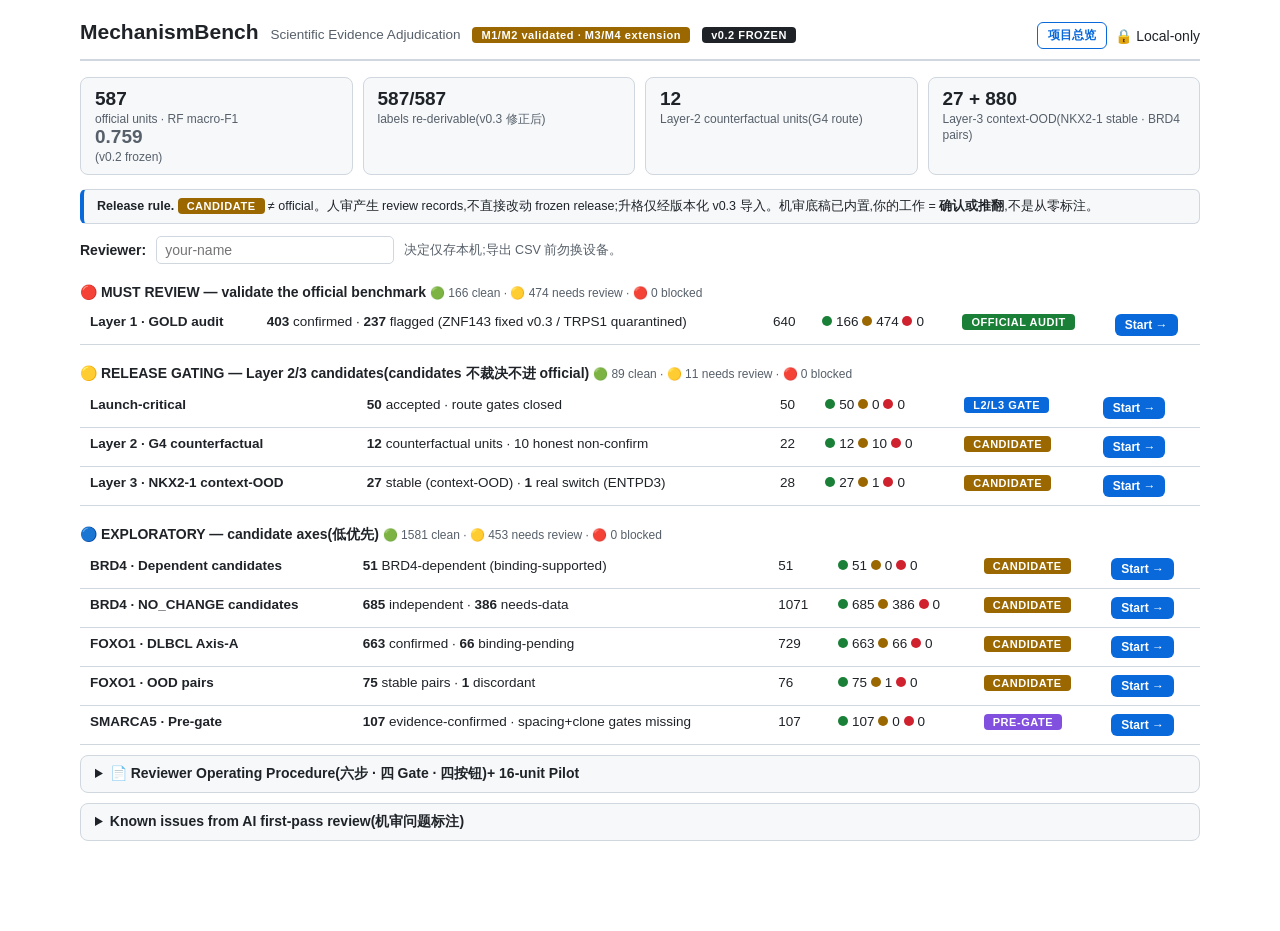
<file: index.html>
<!DOCTYPE html>
<html lang="zh">
<head>
<meta charset="utf-8" />
<meta name="viewport" content="width=device-width, initial-scale=1" />
<title>MechanismBench — Scientific Evidence Adjudication</title>
<style>
:root{--ink:#1f2328;--mut:#57606a;--line:#d0d7de;--bg:#f6f8fa;--accent:#0969da;--ok:#1a7f37;--warn:#9a6700;--bad:#cf222e}
body{font-family:-apple-system,"PingFang SC","Microsoft YaHei",Segoe UI,sans-serif;color:var(--ink);margin:0;background:#fff;font-size:14px}
.wrap{max-width:1120px;margin:0 auto;padding:20px 20px 80px}
header.top{display:flex;flex-wrap:wrap;align-items:baseline;gap:12px;border-bottom:2px solid var(--line);padding-bottom:10px}
header.top h1{font-size:21px;margin:0}
.subtitle{color:var(--mut);font-size:13.5px}
.badge{display:inline-block;padding:2px 9px;border-radius:4px;font-size:11px;font-weight:700;letter-spacing:.05em}
.b-frozen{background:#1f2328;color:#fff}.b-official{background:var(--ok);color:#fff}
.b-cand{background:var(--warn);color:#fff}.b-pregate{background:#8250df;color:#fff}
.b-gate{background:#0969da;color:#fff}
.statcards{display:flex;flex-wrap:wrap;gap:10px;margin:14px 0}
.statcards div{flex:1;min-width:170px;border:1px solid var(--line);border-radius:8px;padding:10px 14px;background:var(--bg)}
.statcards b{display:block;font-size:19px}
.statcards span{color:var(--mut);font-size:12px}
.releaserule{border:1px solid var(--line);border-left:4px solid var(--accent);background:var(--bg);border-radius:6px;padding:8px 13px;font-size:12.5px;margin:10px 0}
h3.ghead{margin:20px 0 6px;font-size:14px}
table.qtable{width:100%;border-collapse:collapse;font-size:13.5px}
table.qtable th,table.qtable td{border-bottom:1px solid var(--line);padding:8px 10px;text-align:left;vertical-align:top}
table.qtable th{background:var(--bg);font-size:12px;text-transform:uppercase;letter-spacing:.04em;color:var(--mut)}
.btn{display:inline-block;padding:6px 14px;border-radius:6px;background:var(--accent);color:#fff;border:none;font-size:13px;font-weight:600;cursor:pointer;text-decoration:none}
.btn.ghost{background:#fff;color:var(--accent);border:1px solid var(--accent)}
.btn.small{padding:4px 10px;font-size:12px}
.btn.big{padding:9px 18px;font-size:14px}
.btn:hover{opacity:.9}
input[type=text],select,textarea{font:inherit;padding:5px 8px;border:1px solid var(--line);border-radius:5px}
textarea{width:100%;min-height:52px}
.panel{margin-top:16px}.hidden{display:none!important}
.card section{border:1px solid var(--line);border-radius:8px;padding:11px 14px;margin:9px 0}
.card h4{margin:0 0 7px;font-size:12.5px;color:var(--mut);text-transform:uppercase;letter-spacing:.05em}
.hrow{display:flex;gap:10px;flex-wrap:wrap}
.hbox{flex:1;min-width:240px;border:1px solid var(--line);border-radius:8px;padding:9px 12px;background:var(--bg)}
.hbox .pred{font-weight:700;font-size:14px;margin-top:3px}
.derived{border:2px solid var(--ink);border-radius:8px;padding:11px 14px;background:#fff}
.derived .label{font-size:16px;font-weight:800}
.match-yes{color:var(--ok);font-weight:700}.match-no{color:var(--bad);font-weight:700}
label.opt{display:block;padding:6px 8px;border:1px solid var(--line);border-radius:6px;margin:4px 0;cursor:pointer}
label.opt:hover{background:var(--bg)}
.q3{border:1px solid var(--line);border-radius:8px;padding:10px 14px;margin:8px 0}
.q3 b{display:block;margin-bottom:4px}
.navbar{display:flex;flex-wrap:wrap;gap:8px;align-items:center;margin:12px 0}
.progressbar{height:10px;background:var(--bg);border:1px solid var(--line);border-radius:4px;overflow:hidden;flex:1;min-width:160px}
.progressbar i{display:block;height:100%;background:var(--accent)}
.muted{color:var(--mut)}.right{margin-left:auto}
details.box{border:1px solid var(--line);border-radius:8px;padding:0 14px;margin:10px 0;background:var(--bg)}
details.box summary{cursor:pointer;font-weight:600;padding:9px 0}
a{color:var(--accent)}
.gatebanner{border:2px solid var(--bad);border-radius:8px;padding:9px 13px;background:#fff8f8;font-size:13px;margin:8px 0}
.tri{display:inline-block;width:10px;height:10px;border-radius:50%;margin-right:4px}
.t-clean{background:var(--ok)}.t-needs{background:var(--warn)}.t-blocked{background:var(--bad)}
</style>
</head>
<body>
<div class="wrap">

<header class="top">
  <h1>MechanismBench</h1>
  <span class="subtitle">Scientific Evidence Adjudication</span>
  <span class="badge b-cand">M1/M2 validated · M3/M4 extension</span>
  <span class="badge b-frozen">v0.2 FROZEN</span>
  <span class="right" style="display:flex;gap:8px;align-items:center">
    <a class="btn ghost small" href="overview.html">项目总览</a>
    <span title="Decisions are stored in this browser's localStorage only. Export CSV before switching devices.">🔒 Local-only</span>
  </span>
</header>

<!-- DASHBOARD -->
<div id="setup" class="panel">
  <div class="statcards">
    <div><b>587</b><span>official units · RF macro-F1 <b>0.759</b>(v0.2 frozen)</span></div>
    <div><b>587/587</b><span>labels re-derivable(v0.3 修正后)</span></div>
    <div><b>12</b><span>Layer-2 counterfactual units(G4 route)</span></div>
    <div><b>27 + 880</b><span>Layer-3 context-OOD(NKX2-1 stable · BRD4 pairs)</span></div>
  </div>

  <div class="releaserule">
    <b>Release rule.</b> <span class="badge b-cand">CANDIDATE</span> ≠ official。人审产生 review records,不直接改动 frozen release;升格仅经版本化 v0.3 导入。机审底稿已内置,你的工作 = <b>确认或推翻</b>,不是从零标注。
  </div>

  <div style="display:flex;gap:10px;align-items:center;margin:12px 0">
    <b>Reviewer:</b>
    <input id="reviewerId" type="text" placeholder="your-name" autocomplete="off" style="width:220px" />
    <span class="muted" style="font-size:12.5px">决定仅存本机;导出 CSV 前勿换设备。</span>
  </div>

  <h3 class="ghead">🔴 MUST REVIEW — validate the official benchmark</h3>
  <table class="qtable"><tbody id="grpMust"></tbody></table>

  <h3 class="ghead">🟡 RELEASE GATING — Layer 2/3 candidates(candidates 不裁决不进 official)</h3>
  <table class="qtable"><tbody id="grpGate"></tbody></table>

  <h3 class="ghead">🔵 EXPLORATORY — candidate axes(低优先)</h3>
  <table class="qtable"><tbody id="grpExp"></tbody></table>

  <details class="box">
    <summary>📄 Reviewer Operating Procedure(六步 · 四 Gate · 四按钮)+ 16-unit Pilot</summary>
    <div id="ropBox" style="font-size:13px"></div>
  </details>
  <details class="box">
    <summary>Known issues from AI first-pass review(机审问题标注)</summary>
    <div id="issuesBox" style="font-size:13px"></div>
  </details>
</div>

<!-- REVIEW VIEW -->
<div id="review" class="panel hidden">
  <div style="display:flex;flex-wrap:wrap;gap:10px;align-items:center">
    <button class="btn ghost small" id="backBtn">← Dashboard</button>
    <b id="qTitle"></b>
    <span id="qBadge" class="badge b-cand"></span>
    <span class="right"></span>
    <button class="btn ghost small" id="exportBtn">Export Review Records</button>
    <a class="btn ghost small" href="MechanismBench_v0.2_handoff.xlsx" download>⬇ Excel 总表</a>
  </div>
  <div class="navbar">
    <b id="unitId" style="font-family:ui-monospace,Menlo,monospace"></b>
    <span id="triageBadge"></span>
    <span id="edgeName" style="font-weight:700"></span>
    <span id="doneTag" class="badge b-official hidden">REVIEWED</span>
  </div>

  <!-- evidence chain: evidence first -->
  <section class="card">
    <h4>1 · Perturbation</h4>
    <div id="pertBox" style="font-size:14px"></div>
    <h4 style="margin-top:12px">2 · Observed response</h4>
    <div id="obsBox" style="font-size:15px;font-weight:700"></div>
    <div id="obsDetail" class="muted" style="font-size:12.5px;margin-top:3px"></div>
    <h4 style="margin-top:12px">3 · Competing hypotheses</h4>
    <div class="hrow" id="hypRow"></div>
    <h4 style="margin-top:12px">4 · Derived label</h4>
    <div class="derived" id="derivedBox"></div>
  </section>

  <section class="card">
    <h4>5 · Your review(3 个问题;全 Yes 即 Accept)</h4>
    <div class="q3"><b>① Evidence valid?</b><span id="q1"></span></div>
    <div class="q3"><b>② Does the perturbation discriminate H1 vs H2?</b><span id="q2"></span></div>
    <div class="q3"><b>③ Is the derived label correct?</b><span id="q3"></span></div>
    <div id="quickBtns" style="margin-top:10px"></div>
    <details id="advanced" class="box hidden">
      <summary>Advanced:flag / relabel / exclude(为什么不能直接 Accept)</summary>
      <div id="advBody"></div>
    </details>
  </section>

  <div class="navbar">
    <button class="btn ghost" id="prevBtn">← Previous</button>
    <button class="btn ghost" id="skipBtn">Skip</button>
    <button class="btn" id="saveNextBtn">Save &amp; Next →</button>
    <span class="muted">Jump #</span><input id="jumpTo" type="text" style="width:70px" />
    <input id="findText" type="text" placeholder="find ID / target" style="width:170px" />
    <button class="btn ghost small" id="findBtn">Find</button>
    <label class="muted" style="font-size:12.5px"><input type="checkbox" id="onlyUndone" /> only unreviewed</label>
  </div>
</div>

</div>
<script src="queues.js?v=20260922-v3"></script>
<script src="records.js?v=20260922-v3"></script>
<script src="app.js?v=20260922-v3b"></script>
</body>
</html>
</file>
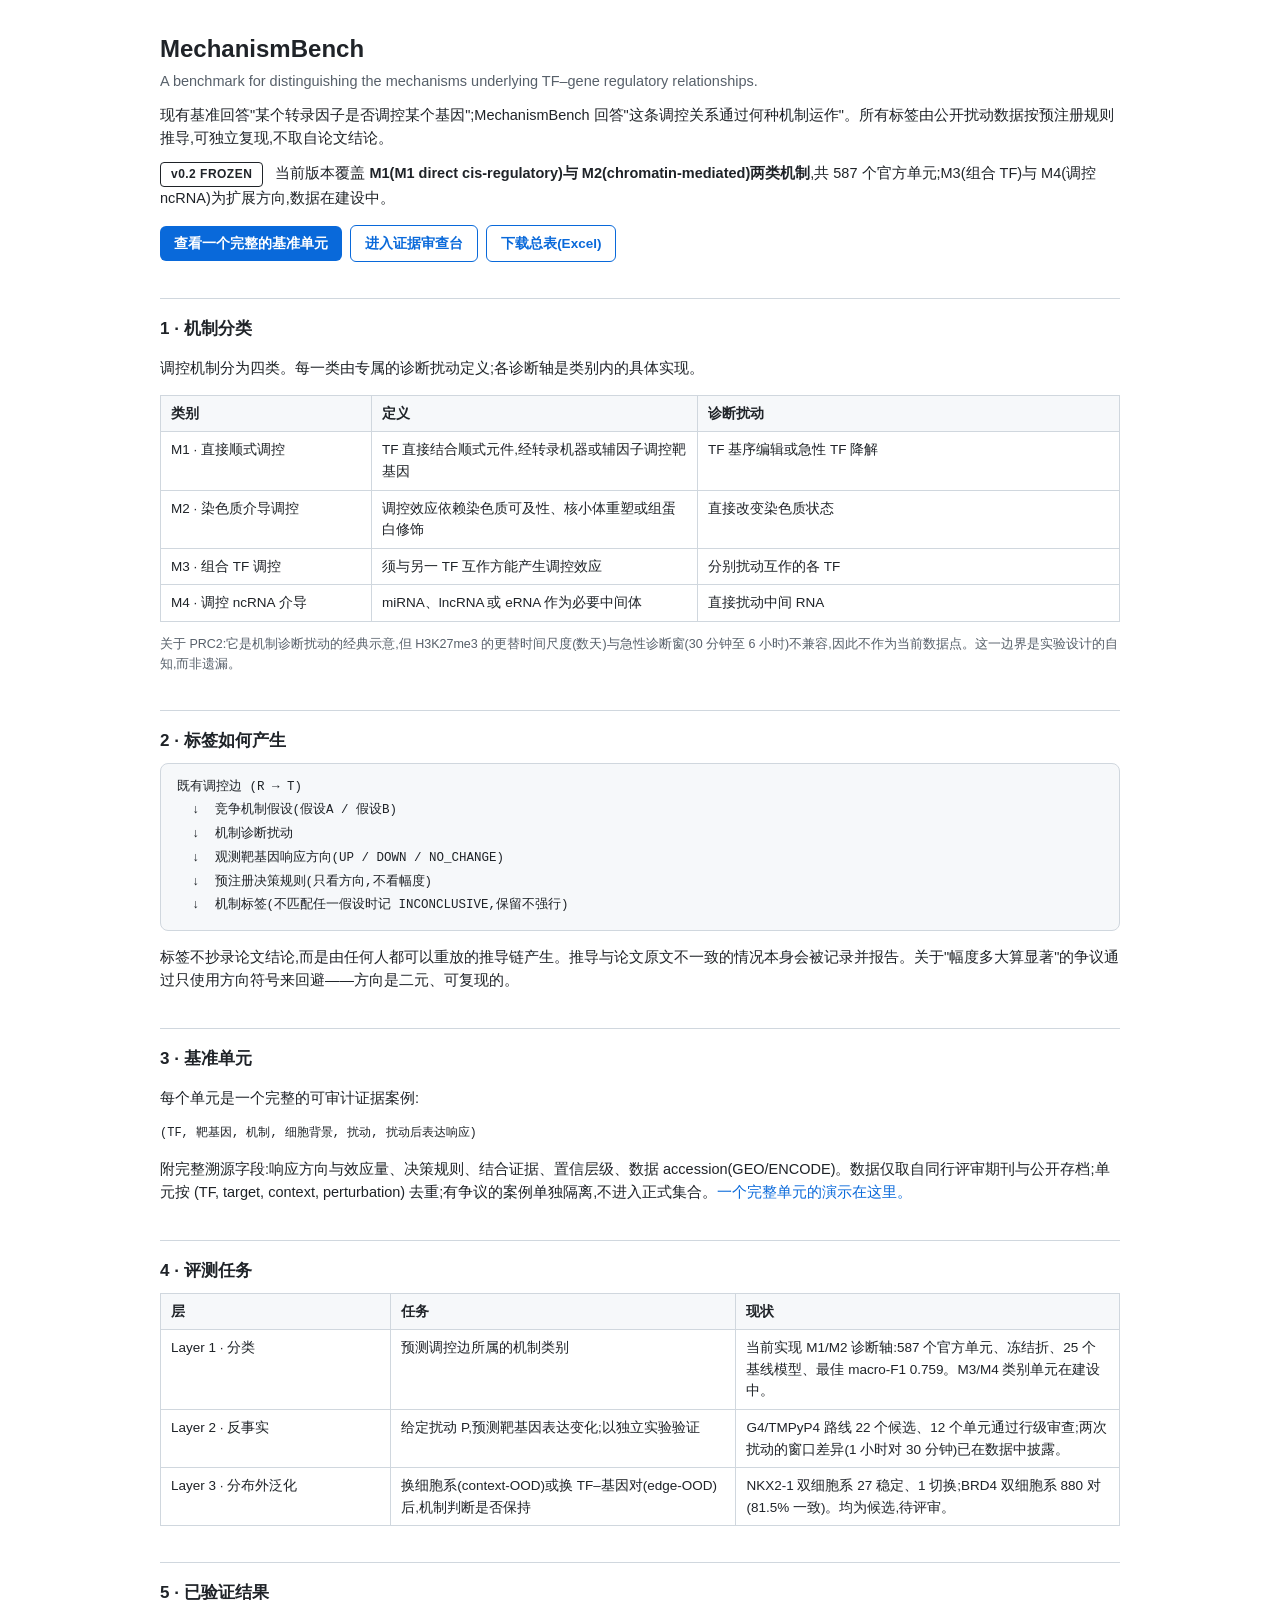
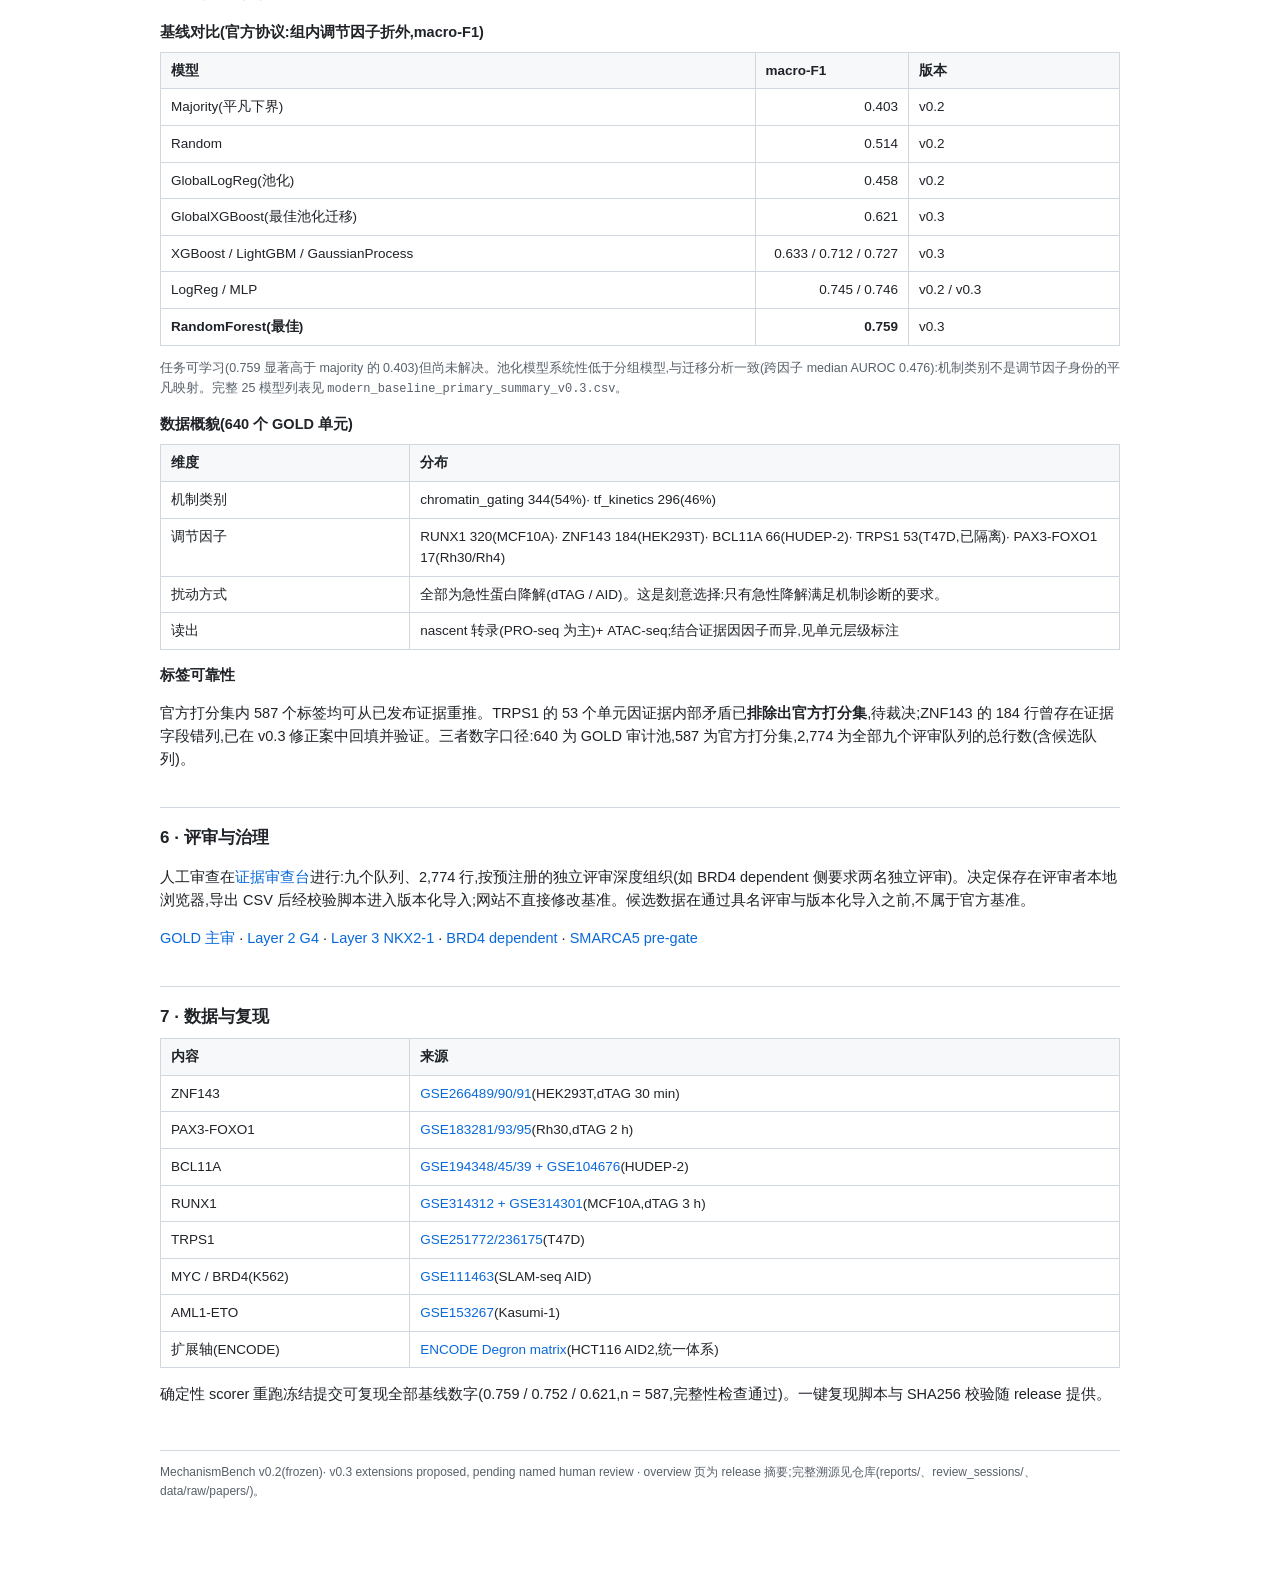
<file: overview.html>
<!DOCTYPE html>
<html lang="zh">
<head>
<meta charset="utf-8">
<meta name="viewport" content="width=device-width, initial-scale=1">
<title>MechanismBench — Benchmark Release v0.2</title>
<style>
:root{--ink:#1f2328;--mut:#57606a;--line:#d0d7de;--bg:#f6f8fa;--accent:#0969da}
body{font-family:-apple-system,"PingFang SC","Microsoft YaHei",Segoe UI,sans-serif;color:var(--ink);margin:0;font-size:14.5px;line-height:1.6;background:#fff}
.wrap{max-width:960px;margin:0 auto;padding:30px 22px 90px}
h1{font-size:24px;margin:0 0 2px}
h2{font-size:17px;margin:36px 0 8px;padding-top:16px;border-top:1px solid var(--line)}
h3{font-size:14.5px;margin:14px 0 4px}
.sub{color:var(--mut);margin:0}
table{border-collapse:collapse;width:100%;font-size:13.5px;margin:8px 0}
th,td{border:1px solid var(--line);padding:7px 10px;text-align:left;vertical-align:top}
th{background:var(--bg);font-weight:600}
td.n{text-align:right;font-variant-numeric:tabular-nums}
.note{color:var(--mut);font-size:12.5px}
.mono{font-family:ui-monospace,Menlo,monospace;font-size:12px}
.frozen{display:inline-block;padding:2px 10px;border:1px solid var(--ink);border-radius:4px;font-size:12px;font-weight:700;letter-spacing:.04em}
a{color:var(--accent);text-decoration:none}
a:hover{text-decoration:underline}
.btn{display:inline-block;padding:7px 14px;border-radius:6px;background:var(--accent);color:#fff;font-size:13.5px;font-weight:600}
.btn.ghost{background:#fff;color:var(--accent);border:1px solid var(--accent)}
.pipeline{background:var(--bg);border:1px solid var(--line);border-radius:8px;padding:12px 16px;font-family:ui-monospace,Menlo,monospace;font-size:12.5px;line-height:1.9}
.callout{border-left:4px solid var(--accent);background:var(--bg);border-radius:6px;padding:10px 14px;margin:12px 0}
footer{margin-top:44px;color:var(--mut);font-size:12px;border-top:1px solid var(--line);padding-top:12px}
</style>
</head>
<body>
<div class="wrap">

<h1>MechanismBench</h1>
<p class="sub">A benchmark for distinguishing the mechanisms underlying TF–gene regulatory relationships.</p>
<p style="margin:10px 0 4px">现有基准回答"某个转录因子是否调控某个基因";MechanismBench 回答"这条调控关系通过何种机制运作"。所有标签由公开扰动数据按预注册规则推导,可独立复现,不取自论文结论。</p>
<p style="margin:12px 0">
<span class="frozen">v0.2 FROZEN</span>&nbsp;&nbsp;
当前版本覆盖 <b>M1(M1 direct cis-regulatory)与 M2(chromatin-mediated)两类机制</b>,共 587 个官方单元;M3(组合 TF)与 M4(调控 ncRNA)为扩展方向,数据在建设中。
</p>
<p>
<a class="btn" href="unit.html">查看一个完整的基准单元</a>&nbsp;
<a class="btn ghost" href="index.html">进入证据审查台</a>&nbsp;
<a class="btn ghost" href="MechanismBench_v0.2_handoff_v2.xlsx" download>下载总表(Excel)</a>
</p>

<h2>1 · 机制分类</h2>
<p>调控机制分为四类。每一类由专属的诊断扰动定义;各诊断轴是类别内的具体实现。</p>
<table>
<tr><th style="width:22%">类别</th><th style="width:34%">定义</th><th>诊断扰动</th></tr>
<tr><td>M1 · 直接顺式调控</td><td>TF 直接结合顺式元件,经转录机器或辅因子调控靶基因</td><td>TF 基序编辑或急性 TF 降解</td></tr>
<tr><td>M2 · 染色质介导调控</td><td>调控效应依赖染色质可及性、核小体重塑或组蛋白修饰</td><td>直接改变染色质状态</td></tr>
<tr><td>M3 · 组合 TF 调控</td><td>须与另一 TF 互作方能产生调控效应</td><td>分别扰动互作的各 TF</td></tr>
<tr><td>M4 · 调控 ncRNA 介导</td><td>miRNA、lncRNA 或 eRNA 作为必要中间体</td><td>直接扰动中间 RNA</td></tr>
</table>
<p class="note">关于 PRC2:它是机制诊断扰动的经典示意,但 H3K27me3 的更替时间尺度(数天)与急性诊断窗(30 分钟至 6 小时)不兼容,因此不作为当前数据点。这一边界是实验设计的自知,而非遗漏。</p>

<h2>2 · 标签如何产生</h2>
<div class="pipeline">
既有调控边 (R → T)<br>
&nbsp;&nbsp;↓&nbsp;&nbsp;竞争机制假设(假设A / 假设B)<br>
&nbsp;&nbsp;↓&nbsp;&nbsp;机制诊断扰动<br>
&nbsp;&nbsp;↓&nbsp;&nbsp;观测靶基因响应方向(UP / DOWN / NO_CHANGE)<br>
&nbsp;&nbsp;↓&nbsp;&nbsp;预注册决策规则(只看方向,不看幅度)<br>
&nbsp;&nbsp;↓&nbsp;&nbsp;机制标签(不匹配任一假设时记 INCONCLUSIVE,保留不强行)
</div>
<p>标签不抄录论文结论,而是由任何人都可以重放的推导链产生。推导与论文原文不一致的情况本身会被记录并报告。关于"幅度多大算显著"的争议通过只使用方向符号来回避——方向是二元、可复现的。</p>

<h2>3 · 基准单元</h2>
<p>每个单元是一个完整的可审计证据案例:</p>
<p class="mono">(TF, 靶基因, 机制, 细胞背景, 扰动, 扰动后表达响应)</p>
<p>附完整溯源字段:响应方向与效应量、决策规则、结合证据、置信层级、数据 accession(GEO/ENCODE)。数据仅取自同行评审期刊与公开存档;单元按 (TF, target, context, perturbation) 去重;有争议的案例单独隔离,不进入正式集合。<a href="unit.html">一个完整单元的演示在这里。</a></p>

<h2>4 · 评测任务</h2>
<table>
<tr><th style="width:24%">层</th><th style="width:36%">任务</th><th>现状</th></tr>
<tr><td>Layer 1 · 分类</td><td>预测调控边所属的机制类别</td><td>当前实现 M1/M2 诊断轴:587 个官方单元、冻结折、25 个基线模型、最佳 macro-F1 0.759。M3/M4 类别单元在建设中。</td></tr>
<tr><td>Layer 2 · 反事实</td><td>给定扰动 P,预测靶基因表达变化;以独立实验验证</td><td>G4/TMPyP4 路线 22 个候选、12 个单元通过行级审查;两次扰动的窗口差异(1 小时对 30 分钟)已在数据中披露。</td></tr>
<tr><td>Layer 3 · 分布外泛化</td><td>换细胞系(context-OOD)或换 TF–基因对(edge-OOD)后,机制判断是否保持</td><td>NKX2-1 双细胞系 27 稳定、1 切换;BRD4 双细胞系 880 对(81.5% 一致)。均为候选,待评审。</td></tr>
</table>

<h2>5 · 已验证结果</h2>
<h3>基线对比(官方协议:组内调节因子折外,macro-F1)</h3>
<table>
<tr><th>模型</th><th style="width:16%">macro-F1</th><th style="width:22%">版本</th></tr>
<tr><td>Majority(平凡下界)</td><td class="n">0.403</td><td>v0.2</td></tr>
<tr><td>Random</td><td class="n">0.514</td><td>v0.2</td></tr>
<tr><td>GlobalLogReg(池化)</td><td class="n">0.458</td><td>v0.2</td></tr>
<tr><td>GlobalXGBoost(最佳池化迁移)</td><td class="n">0.621</td><td>v0.3</td></tr>
<tr><td>XGBoost / LightGBM / GaussianProcess</td><td class="n">0.633 / 0.712 / 0.727</td><td>v0.3</td></tr>
<tr><td>LogReg / MLP</td><td class="n">0.745 / 0.746</td><td>v0.2 / v0.3</td></tr>
<tr><td><b>RandomForest(最佳)</b></td><td class="n"><b>0.759</b></td><td>v0.3</td></tr>
</table>
<p class="note">任务可学习(0.759 显著高于 majority 的 0.403)但尚未解决。池化模型系统性低于分组模型,与迁移分析一致(跨因子 median AUROC 0.476):机制类别不是调节因子身份的平凡映射。完整 25 模型列表见 <span class="mono">modern_baseline_primary_summary_v0.3.csv</span>。</p>

<h3>数据概貌(640 个 GOLD 单元)</h3>
<table>
<tr><th style="width:26%">维度</th><th>分布</th></tr>
<tr><td>机制类别</td><td>chromatin_gating 344(54%)· tf_kinetics 296(46%)</td></tr>
<tr><td>调节因子</td><td>RUNX1 320(MCF10A)· ZNF143 184(HEK293T)· BCL11A 66(HUDEP-2)· TRPS1 53(T47D,已隔离)· PAX3-FOXO1 17(Rh30/Rh4)</td></tr>
<tr><td>扰动方式</td><td>全部为急性蛋白降解(dTAG / AID)。这是刻意选择:只有急性降解满足机制诊断的要求。</td></tr>
<tr><td>读出</td><td>nascent 转录(PRO-seq 为主)+ ATAC-seq;结合证据因因子而异,见单元层级标注</td></tr>
</table>

<h3>标签可靠性</h3>
<p>官方打分集内 587 个标签均可从已发布证据重推。TRPS1 的 53 个单元因证据内部矛盾已<b>排除出官方打分集</b>,待裁决;ZNF143 的 184 行曾存在证据字段错列,已在 v0.3 修正案中回填并验证。三者数字口径:640 为 GOLD 审计池,587 为官方打分集,2,774 为全部九个评审队列的总行数(含候选队列)。</p>

<h2>6 · 评审与治理</h2>
<p>人工审查在<a href="index.html">证据审查台</a>进行:九个队列、2,774 行,按预注册的独立评审深度组织(如 BRD4 dependent 侧要求两名独立评审)。决定保存在评审者本地浏览器,导出 CSV 后经校验脚本进入版本化导入;网站不直接修改基准。候选数据在通过具名评审与版本化导入之前,不属于官方基准。</p>
<p>
<a href="index.html#gold_primary">GOLD 主审</a> ·
<a href="index.html#layer2_g4">Layer 2 G4</a> ·
<a href="index.html#layer3_nkx21">Layer 3 NKX2-1</a> ·
<a href="index.html#coactivator_dependent">BRD4 dependent</a> ·
<a href="index.html#smarca5_pregate">SMARCA5 pre-gate</a>
</p>

<h2>7 · 数据与复现</h2>
<table>
<tr><th style="width:26%">内容</th><th>来源</th></tr>
<tr><td>ZNF143</td><td><a href="https://www.ncbi.nlm.nih.gov/geo/query/acc.cgi?acc=GSE266489" target="_blank">GSE266489/90/91</a>(HEK293T,dTAG 30 min)</td></tr>
<tr><td>PAX3-FOXO1</td><td><a href="https://www.ncbi.nlm.nih.gov/geo/query/acc.cgi?acc=GSE183281" target="_blank">GSE183281/93/95</a>(Rh30,dTAG 2 h)</td></tr>
<tr><td>BCL11A</td><td><a href="https://www.ncbi.nlm.nih.gov/geo/query/acc.cgi?acc=GSE194348" target="_blank">GSE194348/45/39 + GSE104676</a>(HUDEP-2)</td></tr>
<tr><td>RUNX1</td><td><a href="https://www.ncbi.nlm.nih.gov/geo/query/acc.cgi?acc=GSE314312" target="_blank">GSE314312 + GSE314301</a>(MCF10A,dTAG 3 h)</td></tr>
<tr><td>TRPS1</td><td><a href="https://www.ncbi.nlm.nih.gov/geo/query/acc.cgi?acc=GSE251772" target="_blank">GSE251772/236175</a>(T47D)</td></tr>
<tr><td>MYC / BRD4(K562)</td><td><a href="https://www.ncbi.nlm.nih.gov/geo/query/acc.cgi?acc=GSE111463" target="_blank">GSE111463</a>(SLAM-seq AID)</td></tr>
<tr><td>AML1-ETO</td><td><a href="https://www.ncbi.nlm.nih.gov/geo/query/acc.cgi?acc=GSE153267" target="_blank">GSE153267</a>(Kasumi-1)</td></tr>
<tr><td>扩展轴(ENCODE)</td><td><a href="https://www.encodeproject.org/degron-matrix/?type=Experiment&amp;internal_tags=Degron" target="_blank">ENCODE Degron matrix</a>(HCT116 AID2,统一体系)</td></tr>
</table>
<p>确定性 scorer 重跑冻结提交可复现全部基线数字(0.759 / 0.752 / 0.621,n = 587,完整性检查通过)。一键复现脚本与 SHA256 校验随 release 提供。</p>

<footer>
MechanismBench v0.2(frozen)· v0.3 extensions proposed, pending named human review ·
overview 页为 release 摘要;完整溯源见仓库(reports/、review_sessions/、data/raw/papers/)。
</footer>

</div>
</body>
</html>
</file>
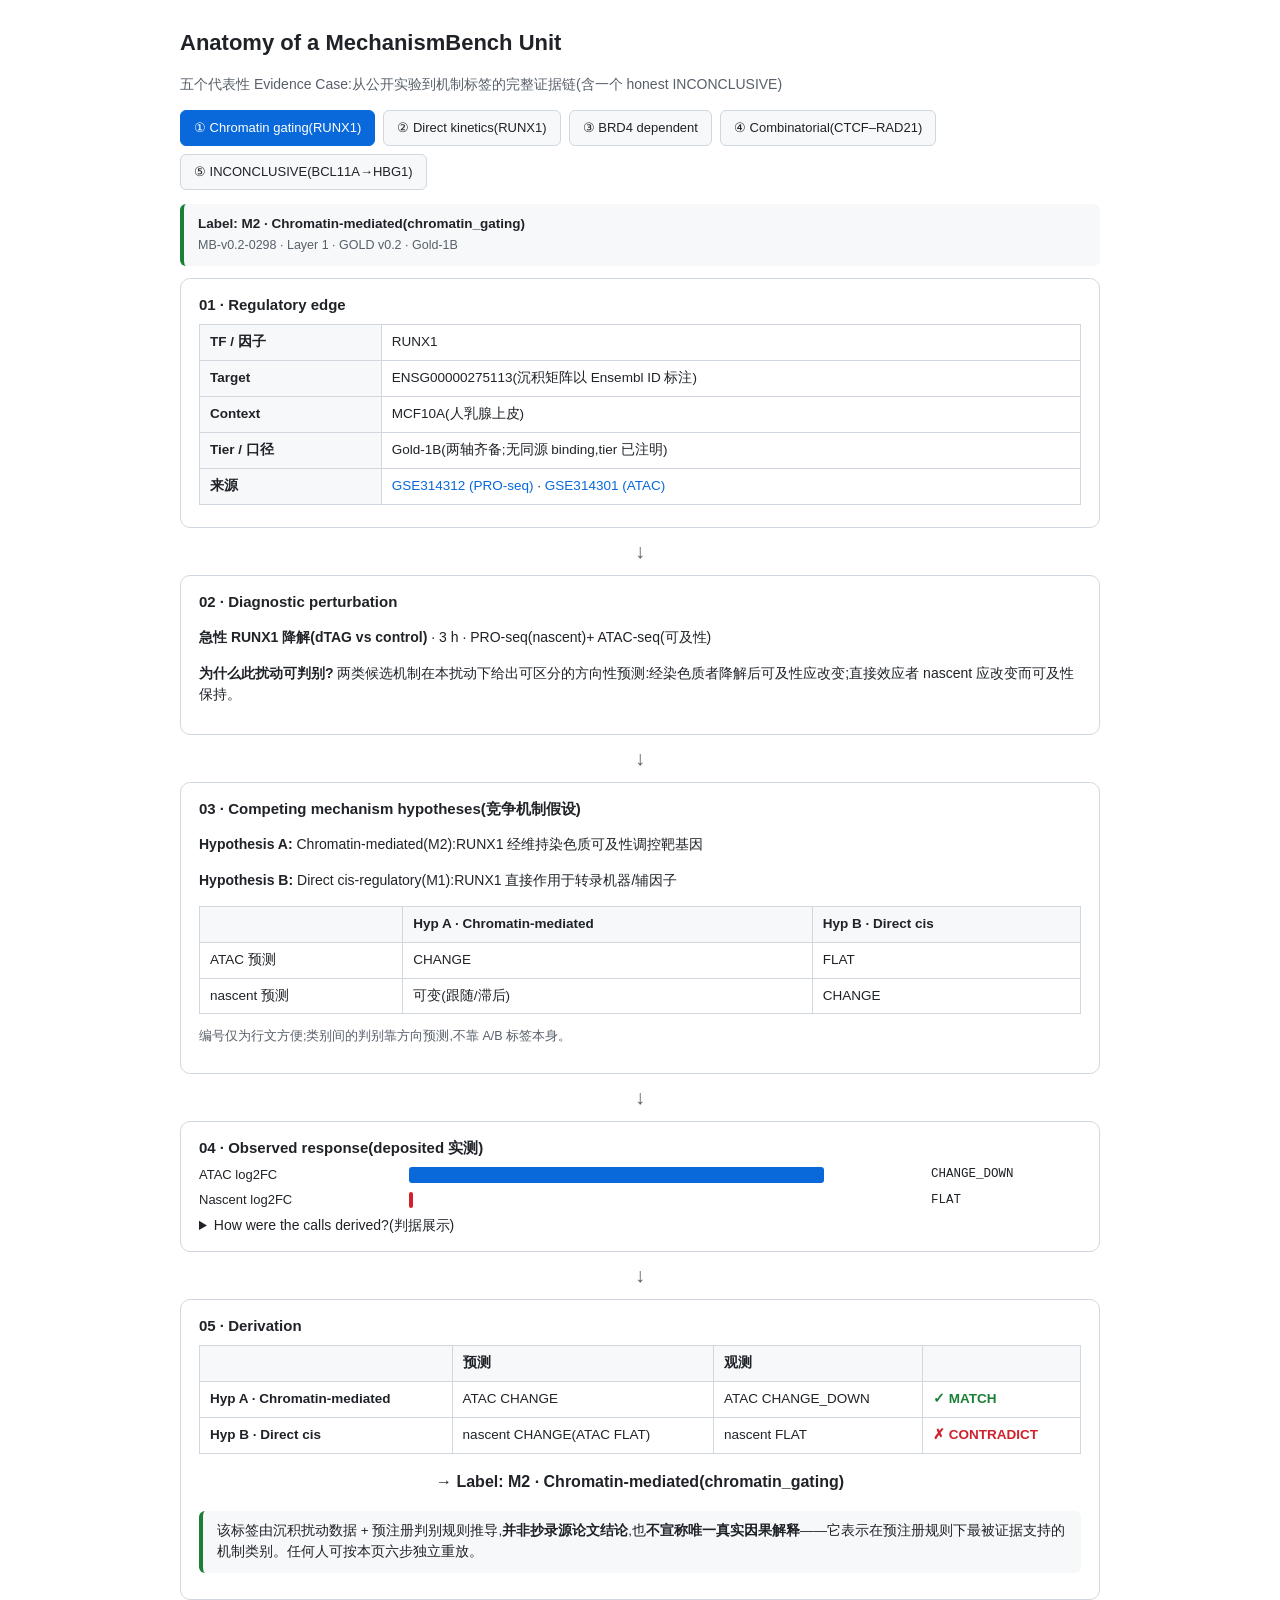
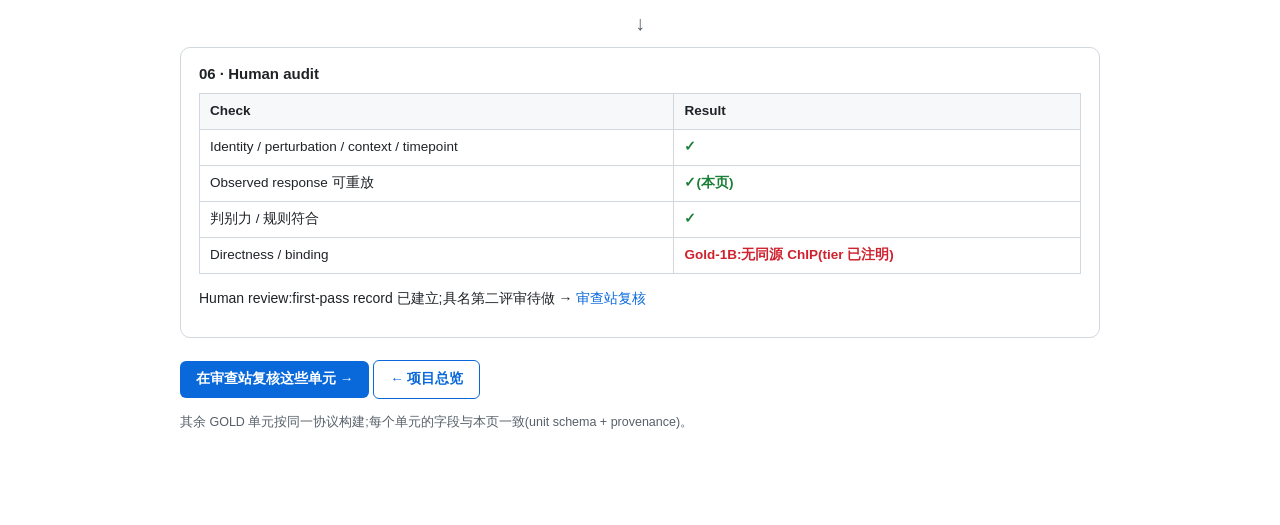
<file: unit.html>
<!DOCTYPE html>
<html lang="zh">
<head>
<meta charset="utf-8">
<meta name="viewport" content="width=device-width, initial-scale=1">
<title>Anatomy of a MechanismBench Unit — Evidence Cases</title>
<style>
:root{--ink:#1f2328;--mut:#57606a;--line:#d0d7de;--bg:#f6f8fa;--accent:#0969da;--ok:#1a7f37;--bad:#cf222e;--warn:#9a6700}
body{font-family:-apple-system,"PingFang SC","Microsoft YaHei",Segoe UI,sans-serif;color:var(--ink);margin:0;font-size:14px;line-height:1.55}
.wrap{max-width:920px;margin:0 auto;padding:26px 20px 80px}
h1{font-size:22px;margin:0 0 2px}
.sub{color:var(--mut)}
h2{font-size:15px;margin:30px 0 8px;color:var(--accent);text-transform:uppercase;letter-spacing:.05em}
table{border-collapse:collapse;width:100%;font-size:13.5px;margin:8px 0}
th,td{border:1px solid var(--line);padding:7px 10px;text-align:left;vertical-align:top}
th{background:var(--bg);font-weight:600}
.step{border:1px solid var(--line);border-radius:10px;padding:14px 18px;margin:12px 0;background:#fff}
.step h3{margin:0 0 6px;font-size:15px}
.arrow{text-align:center;color:var(--mut);font-size:20px;margin:-4px 0}
.bar{height:16px;border-radius:3px;background:var(--accent);min-width:2px}
.bar.bad{background:var(--bad)}
.zero{height:16px;border-left:2px solid var(--mut)}
.barwrap{display:flex;align-items:center;gap:10px;margin:5px 0}
.barwrap .lab{width:200px;font-size:13px}
.barwrap .val{width:150px;font-family:ui-monospace,Menlo,monospace;font-size:12.5px}
.big{font-size:16px;font-weight:700}
.ok{color:var(--ok);font-weight:700}.no{color:var(--bad);font-weight:700}
.callout{border-left:4px solid var(--ok);background:var(--bg);border-radius:6px;padding:10px 14px;margin:12px 0;font-size:13.5px}
.callout.inc{border-left-color:var(--warn)}
a{color:var(--accent);text-decoration:none}
.note{color:var(--mut);font-size:12.5px}
.mono{font-family:ui-monospace,Menlo,monospace;font-size:12.5px}
.tabs{display:flex;flex-wrap:wrap;gap:8px;margin:14px 0}
.tab{padding:7px 13px;border:1px solid var(--line);border-radius:6px;cursor:pointer;font-size:13px;background:var(--bg)}
.tab.on{background:var(--accent);color:#fff;border-color:var(--accent)}
.btn{display:inline-block;padding:8px 16px;border-radius:6px;background:var(--accent);color:#fff;text-decoration:none;font-size:13.5px;font-weight:600}
.btn.ghost{background:#fff;color:var(--accent);border:1px solid var(--accent)}
</style>
</head>
<body>
<div class="wrap">
<h1>Anatomy of a MechanismBench Unit</h1>
<p class="sub">五个代表性 Evidence Case:从公开实验到机制标签的完整证据链(含一个 honest INCONCLUSIVE)</p>
<div class="tabs" id="tabs"></div>
<div id="content"></div>
<p style="margin-top:22px"><a class="btn" href="index.html#gold_primary">在审查站复核这些单元 →</a> <a class="btn ghost" href="overview.html">← 项目总览</a></p>
<p class="note">其余 GOLD 单元按同一协议构建;每个单元的字段与本页一致(unit schema + provenance)。</p>
</div>
<script>
var CASES = {
 runx1_gating: {
  tab: "① Chromatin gating(RUNX1)",
  title: "RUNX1 \u2192 ENSG00000275113", id: "MB-v0.2-0298", layer: "Layer 1 · GOLD v0.2 · Gold-1B",
  verdict: {cls:"ok", text:"Label: M2 · Chromatin-mediated(chromatin_gating)"},
  edge: {tf:"RUNX1", tgt:"ENSG00000275113(沉积矩阵以 Ensembl ID 标注)", ctx:"MCF10A(人乳腺上皮)", src:[["GSE314312 (PRO-seq)","GSE314312"],["GSE314301 (ATAC)","GSE314301"]], tier:"Gold-1B(两轴齐备;无同源 binding,tier 已注明)"},
  pert: {what:"急性 RUNX1 降解(dTAG vs control)",time:"3 h",assay:"PRO-seq(nascent)+ ATAC-seq(可及性)"},
  whydiag: "两类候选机制在本扰动下给出可区分的方向性预测:经染色质者降解后可及性应改变;直接效应者 nascent 应改变而可及性保持。",
  hyps: {a:"Chromatin-mediated(M2):RUNX1 经维持染色质可及性调控靶基因", b:"Direct cis-regulatory(M1):RUNX1 直接作用于转录机器/辅因子"},
  preds: [["","Hyp A · Chromatin-mediated","Hyp B · Direct cis"],["ATAC 预测","CHANGE","FLAT"],["nascent 预测","可变(跟随/滞后)","CHANGE"]],
  obsBars: [["ATAC log2FC",-8.898,"CHANGE_DOWN",true],["Nascent log2FC",0.078,"FLAT",false]],
  callTable: [["ATAC","-8.898","方向显著 \u2192 CHANGE","CHANGE_DOWN"],["nascent","+0.078","不显著(等价准则)\u2192 FLAT","FLAT"]],
  match: [["Hyp A · Chromatin-mediated","ATAC CHANGE","ATAC CHANGE_DOWN","MATCH"],["Hyp B · Direct cis","nascent CHANGE(ATAC FLAT)","nascent FLAT","CONTRADICT"]],
  label: "M2 · Chromatin-mediated(chromatin_gating)",
  binding: "Gold-1B:无同源 ChIP(tier 已注明)"
 },
 runx1_kinetics: {
  tab: "② Direct kinetics(RUNX1)",
  title: "RUNX1 \u2192 ENSG00000121851(RAC2)", id: "MB-v0.2-0482", layer: "Layer 1 · GOLD v0.2 · Gold-1B",
  verdict: {cls:"ok", text:"Label: M1 · Direct cis-regulatory(tf_kinetics)"},
  edge: {tf:"RUNX1", tgt:"ENSG00000121851(RAC2)", ctx:"MCF10A", src:[["GSE314312 (PRO-seq)","GSE314312"],["GSE314301 (ATAC)","GSE314301"]], tier:"Gold-1B"},
  pert: {what:"急性 RUNX1 降解(dTAG vs control)",time:"3 h",assay:"PRO-seq + ATAC-seq"},
  whydiag: "同一扰动、同一判别逻辑——本例观测恰好落在另一个分支,构成 gating 案例(案例①)的镜像。",
  hyps: {a:"Direct cis-regulatory(M1):RUNX1 直接驱动靶基因转录", b:"Chromatin-mediated(M2):效应需经染色质可及性改变"},
  preds: [["","Hyp A · Direct cis","Hyp B · Chromatin-mediated"],["nascent 预测","CHANGE","可变"],["ATAC 预测","FLAT","CHANGE"]],
  obsBars: [["ATAC log2FC",0.058,"FLAT",false],["Nascent log2FC",-2.585,"CHANGE_DOWN",true]],
  callTable: [["ATAC","+0.058","不显著(等价准则)\u2192 FLAT","FLAT"],["nascent","-2.585","方向显著 \u2192 CHANGE","CHANGE_DOWN"]],
  match: [["Hyp A · Direct cis","nascent CHANGE","nascent CHANGE_DOWN(-2.585)","MATCH"],["Hyp B · Chromatin","ATAC CHANGE","ATAC FLAT(+0.058)","CONTRADICT"]],
  label: "M1 · Direct cis-regulatory(tf_kinetics)",
  binding: "Gold-1B:无同源 ChIP(tier 已注明)"
 },
 brd4_dep: {
  tab: "③ BRD4 dependent",
  title: "BRD4 \u2192 ADI1", id: "COACT-BD-0001", layer: "Layer 2 · Coactivator candidate(BRD4 dependent)",
  verdict: {cls:"ok", text:"Label: BRD4-dependent(binding-supported candidate)"},
  edge: {tf:"BRD4(coactivator/reader)", tgt:"ADI1", ctx:"K562", src:[["GSE111463 (SLAM-seq AID)","GSE111463"],["ENCODE BRD4 ChIP (ENCSR583ACG)","ENCSR583ACG"]], tier:"binding-supported:promoter \u00b12 kb,\u22652/3 IDR sets"},
  pert: {what:"急性 BRD4 降解(AID)",time:"SLAM-seq 急性窗",assay:"SLAM-seq(nascent)+ BRD4 ChIP"},
  whydiag: "结合支持的靶基因在 BRD4 降解后 nascent 显著下降 \u2192 依赖侧;对照侧(结合但 NO_CHANGE)构成诊断对比。",
  hyps: {a:"BRD4-dependent:转录需要 BRD4(降解 \u2192 nascent DOWN)", b:"BRD4-independent:降解后 nascent NO_CHANGE"},
  preds: [["","Hyp A · Dependent","Hyp B · Independent"],["nascent 预测","DOWN","NO_CHANGE"]],
  obsBars: [["Nascent log2FC",-1.721,"DOWN (padj 4.9e-4)",true]],
  callTable: [["nascent","-1.721","padj=4.9e-4 < 0.05 \u2192 显著下降","DOWN"]],
  match: [["Hyp A · Dependent","nascent DOWN","DOWN (-1.72)","MATCH"],["Hyp B · Independent","NO_CHANGE","DOWN","CONTRADICT"]],
  label: "BRD4-dependent(candidate;官方升格待双人审)",
  binding: "A_promoter_2kb · 2/3 IDR sets(ENCSR583ACG)"
 },
 combo_ctcf_rad21: {
  tab: "④ Combinatorial(CTCF–RAD21)",
  title: "CTCF + RAD21 \u2192 FAM171A1", id: "CTCF-RAD21::FAM171A1", layer: "M3 · Combinatorial TF(candidate)",
  verdict: {cls:"ok", text:"Label: BOTH-required(组合依赖候选)"},
  edge: {tf:"CTCF + RAD21(cohesin)", tgt:"FAM171A1", ctx:"HCT116(ENCODE AID2)", src:[["ENCODE RAD21 degron","ENCSR703UYN"],["ENCODE CTCF degron","ENCSR889SZI"]], tier:"同体系分别扰动;无双扰动 epistasis(代理口径已注明)"},
  pert: {what:"CTCF 与 RAD21 各自单独急性降解(AID2,6 h)",time:"6 h",assay:"PRO-seq(两套平行实验)"},
  whydiag: "组合类的诊断形态:分别扰动互作的两因子,看靶基因依赖谁、是否两者都需要。",
  hyps: {a:"Combinatorial:需 CTCF 与 RAD21 共同在场(两者单独扰动均 \u2192 DOWN)", b:"Single-factor:仅其中一个因子足以维持(另一个扰动 \u2192 NO_CHANGE)"},
  preds: [["","Hyp A · Both required","Hyp B · Single sufficient"],["RAD21 降解","DOWN","NO_CHANGE"],["CTCF 降解","DOWN","DOWN"]],
  obsBars: [["RAD21 降解 \u2192 FAM171A1 nascent",0,"DEPENDENT",true],["CTCF 降解 \u2192 FAM171A1 nascent",0,"DEPENDENT",true]],
  callTable: [["RAD21 AID","DESeq2 padj<0.05, lfc<0","显著下降","DEPENDENT"],["CTCF AID","DESeq2 padj<0.05, lfc<0","显著下降","DEPENDENT"]],
  match: [["Hyp A · Both required","两次单独扰动均 DOWN","均 DOWN","MATCH"],["Hyp B · Single sufficient","一侧 NO_CHANGE","未观察到","CONTRADICT"]],
  label: "BOTH-required combinatorial(候选;重叠依赖代理,严格 epistasis 需双扰动)",
  binding: "架构因子对;CTCF/RAD21 互作有先例文献(Luan 2021;Ba 2020)"
 },
 hbg1_inconclusive: {
  tab: "⑤ INCONCLUSIVE(BCL11A→HBG1)",
  title: "BCL11A \u2192 HBG1", id: "BCL11A::HBG1", layer: ".derived-vs-stated 旗舰案例(未进入 benchmark)",
  verdict: {cls:"no", text:"Label: INCONCLUSIVE —— 诚实弃权,未强行归类"},
  edge: {tf:"BCL11A(repressor;临床镰变疗法的核心靶)", tgt:"HBG1(\u03b3-globin)", ctx:"HUDEP-2(dTAG 系)", src:[["GSE194345 (PRO-seq)","GSE194345"],["GSE194339 (ATAC)","GSE194339"]], tier:"领域最经典的 gating 主张(源研究两篇子系列专门研究 HBG1/2)"},
  pert: {what:"急性 BCL11A 降解(dTAG)",time:"ATAC 4 h / PRO-seq 3 h",assay:"ATAC + PRO-seq(双克隆)"},
  whydiag: "这是基准最重要的展示:连领域最著名的机制主张,在预注册证据标准下也必须诚实弃权。",
  hyps: {a:"Chromatin-mediated(gating 主张):预测 ATAC DOWN", b:"Direct kinetics:预测 nascent 改变"},
  preds: [["","Hyp A · Gating","Hyp B · Direct"],["ATAC 预测","DOWN","FLAT"],["nascent 预测","可变","DOWN"]],
  obsBars: [["ATAC log2FC",-0.72,"方向与 gating 一致…",true],["显著性","—","Welch p = 0.33(预注册要求 p<0.20)\u2192 FAIL",false]],
  callTable: [["ATAC","-0.72","方向匹配 BUT Welch p=0.33 \u2265 0.20","UNRESOLVED"],["nascent","borderline","不满足判别","UNRESOLVED"]],
  match: [["Hyp A · Gating","ATAC DOWN(显著)","方向对但 p=0.33 不达标","NOT FORCED"],["Hyp B · Direct","—","borderline","NOT FORCED"]],
  label: "INCONCLUSIVE(两假设均未达证据门槛 \u2192 保留不强行)",
  binding: "derived_inconclusive_vs_stated_positive —— 反注水机制对领域最著名主张的运作实例"
 }
};
var ORDER=["runx1_gating","runx1_kinetics","brd4_dep","combo_ctcf_rad21","hbg1_inconclusive"];
function geo(a){return "https://www.ncbi.nlm.nih.gov/geo/query/acc.cgi?acc="+a;}
function enc(a){return "https://www.encodeproject.org/experiments/"+a+"/";}
function bars(obs){return obs.map(function(b){
  var mag=Math.min(Math.abs(b[1])/9,1); var w=Math.max(4,Math.round(mag*420));
  var bar=b[1]===0?'<div class="zero"></div>':'<div class="bar'+(b[3]?'':' bad')+'" style="width:'+w+'px"></div>';
  return '<div class="barwrap"><span class="lab">'+b[0]+'</span><div style="flex:1">'+bar+'</div><span class="val">'+b[2]+'</span></div>';}).join("");}
function render(key){
  var c=CASES[key];
  document.querySelectorAll(".tab").forEach(function(t){t.classList.toggle("on",t.dataset.k===key);});
  var h="";
  h+='<div class="callout '+(c.verdict.cls==="ok"?"":"inc")+'"><b>'+c.verdict.text+"</b><br><span class='note'>"+c.id+" · "+c.layer+"</span></div>";
  h+='<div class="step"><h3>01 · Regulatory edge</h3><table><tr><th>TF / 因子</th><td>'+c.edge.tf+"</td></tr><tr><th>Target</th><td>"+c.edge.tgt+"</td></tr><tr><th>Context</th><td>"+c.edge.ctx+"</td></tr><tr><th>Tier / 口径</th><td>"+c.edge.tier+"</td></tr><tr><th>来源</th><td>"+c.edge.src.map(function(s){var l=s[1].indexOf("ENCSR")===0?enc(s[1]):geo(s[1]);return '<a href="'+l+'" target="_blank">'+s[0]+"</a>";}).join(" · ")+"</td></tr></table></div>";
  h+='<div class="arrow">\u2193</div>';
  h+='<div class="step"><h3>02 · Diagnostic perturbation</h3><p><b>'+c.pert.what+"</b> · "+c.pert.time+" · "+c.pert.assay+"</p><p><b>为什么此扰动可判别?</b> "+c.whydiag+"</p></div>";
  h+='<div class="arrow">\u2193</div>';
  h+='<div class="step"><h3>03 · Competing mechanism hypotheses(竞争机制假设)</h3><p><b>Hypothesis A:</b> '+c.hyps.a+'</p><p><b>Hypothesis B:</b> '+c.hyps.b+"</p>";
  if(c.preds) h+='<table><tr>'+c.preds[0].map(function(x){return "<th>"+x+"</th>";}).join("")+"</tr>"+c.preds.slice(1).map(function(r2){return "<tr>"+r2.map(function(x){return "<td>"+x+"</td>";}).join("")+"</tr>";}).join("")+"</table>";
  h+='<p class="note">编号仅为行文方便;类别间的判别靠方向预测,不靠 A/B 标签本身。</p></div>';
  h+='<div class="arrow">\u2193</div>';
  h+='<div class="step"><h3>04 · Observed response(deposited 实测)</h3>'+bars(c.obsBars);
  h+='<details><summary>How were the calls derived?(判据展示)</summary><table><tr><th>轴/因子</th><th>数值</th><th>预注册判据</th><th>call</th></tr>'+c.callTable.map(function(r2){return "<tr>"+r2.map(function(x){return "<td>"+x+"</td>";}).join("")+"</tr>";}).join("")+"</table><p class='note'>方向性协议:只消费方向;重复水平统计见原始 accession。</p></details></div>";
  h+='<div class="arrow">\u2193</div>';
  h+='<div class="step"><h3>05 · Derivation</h3><table><tr><th></th><th>预测</th><th>观测</th><th></th></tr>'+c.match.map(function(r2){return "<tr><td><b>"+r2[0]+"</b></td><td>"+r2[1]+"</td><td>"+r2[2]+'</td><td class="'+(r2[3]==="MATCH"?"ok":"no")+'">'+(r2[3]==="MATCH"?"\u2713 MATCH":"\u2717 "+r2[3])+"</td></tr>";}).join("")+'</table><p class="big" style="text-align:center">\u2192 '+c.verdict.text+"</p>";
  h+='<div class="callout'+(key==="hbg1_inconclusive"?" inc":"")+'">该标签由沉积扰动数据 + 预注册判别规则推导,<b>并非抄录源论文结论</b>,也<b>不宣称唯一真实因果解释</b>——它表示在预注册规则下最被证据支持的机制类别。任何人可按本页六步独立重放。'+(key==="hbg1_inconclusive"?"<br><br>本例即 honest abstention 的展示:预测方向碰巧一致(\u201c故事很顺\u201d)不足以达标——判别必须由预注册的证据门槛强制。":"")+"</div></div>";
  h+='<div class="arrow">\u2193</div>';
  h+='<div class="step"><h3>06 · Human audit</h3><table><tr><th>Check</th><th>Result</th></tr><tr><td>Identity / perturbation / context / timepoint</td><td class="ok">\u2713</td></tr><tr><td>Observed response 可重放</td><td class="ok">\u2713(本页)</td></tr><tr><td>判别力 / 规则符合</td><td class="ok">\u2713</td></tr><tr><td>Directness / binding</td><td class="no">'+c.binding+"</td></tr></table><p>Human review:first-pass record 已建立;具名第二评审待做 \u2192 <a href='index.html#gold_primary'>审查站复核</a></p></div>";
  el=document.getElementById("content"); el.innerHTML=h;
  window.scrollTo(0,0);
}
var tabs=ORDER.map(function(k){return '<div class="tab" data-k="'+k+'" onclick="render(\''+k+'\')">'+CASES[k].tab+"</div>";}).join("");
document.getElementById("tabs").innerHTML=tabs;
var u=new URLSearchParams(location.search).get("unit");
var focus=new URLSearchParams(location.search).get("focus");
render(CASES[u]?u:"runx1_gating");
if(focus==="label"){
  var box=document.createElement("div");
  box.className="callout";
  box.innerHTML="<b>How is a MechanismBench label generated?——七步管线(与下方 RUNX1 实例逐步对应)</b>"+
    "<table style=\"margin-top:8px\"><tr><th>#</th><th>步骤</th><th>本例中的值(RUNX1 gating)</th></tr>"+
    [["1","既有调控边","RUNX1 \u2192 ENSG00000275113 · MCF10A"],
     ["2","诊断性扰动","RUNX1 dTAG 3h;配对 PRO-seq + ATAC"],
     ["3","竞争机制假设","Hyp A 染色质介导 vs Hyp B 直接顺式"],
     ["4","方向性预测(预注册)","A: ATAC CHANGE / B: ATAC FLAT+nascent CHANGE"],
     ["5","观测响应(deposited)","ATAC \u22128.90 CHANGE_DOWN · nascent +0.08 FLAT"],
     ["6","决策规则(方向性)","仅匹配其一 \u2192 判该类;都不匹配 \u2192 INCONCLUSIVE"],
     ["7","机制标签","M2 chromatin_gating"]]
    .map(function(r2){return "<tr>"+r2.map(function(x){return "<td>"+x+"</td>";}).join("")+"</tr>";}).join("")+"</table>"+
    "<p class='note'>同一条链对所有 unit 成立;切换顶部 tab 可看另外四个案例(含一个 INCONCLUSIVE)。</p>";
  var content=document.getElementById("content");
  content.parentNode.insertBefore(box,content);
  var det=content.querySelector("details"); if(det) det.open=true;
  setTimeout(function(){ var d=content.querySelector(".step:nth-of-type(5)"); if(d) d.scrollIntoView({behavior:"smooth"}); },80);
}
</script>
</body>
</html>
</file>
